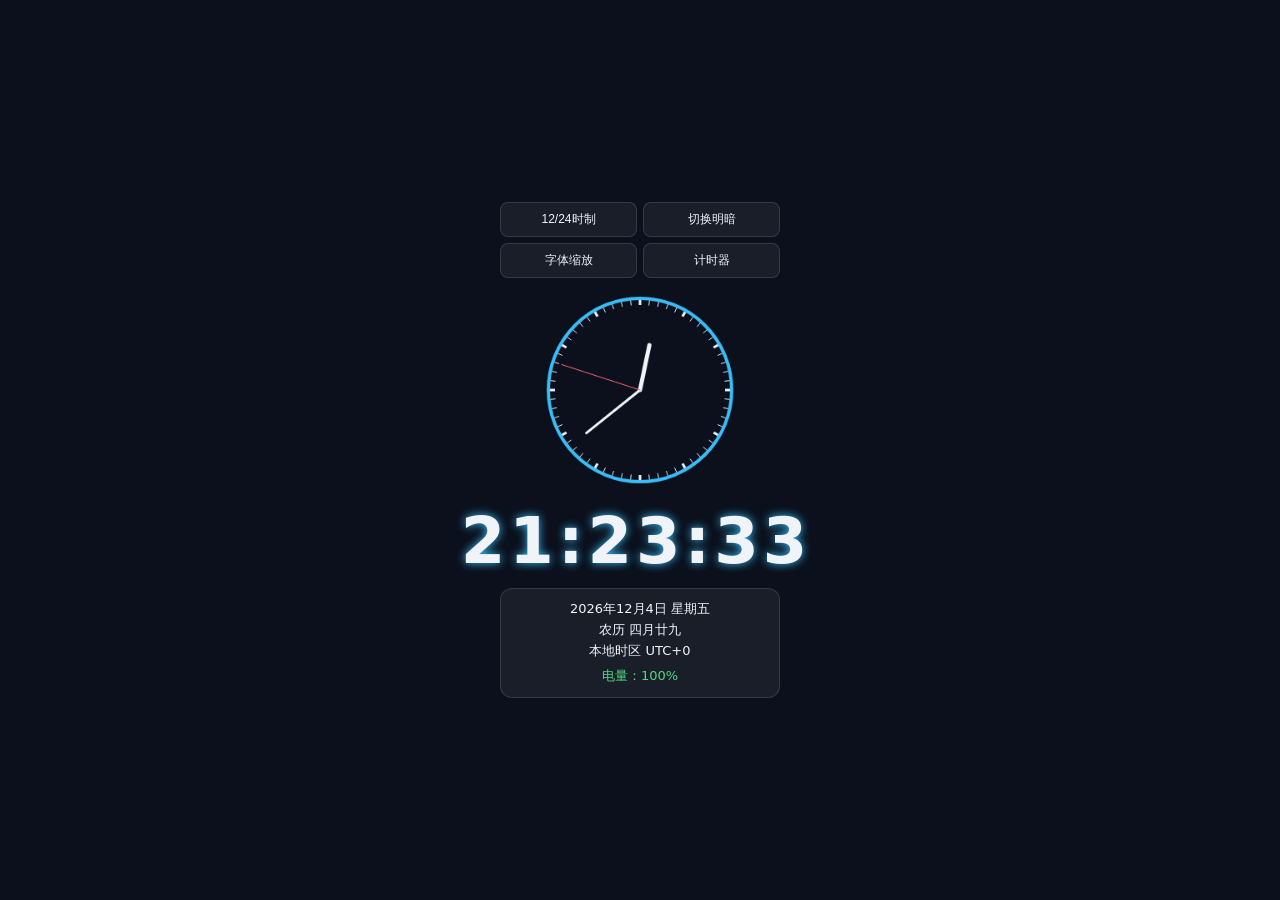
<file: index.html>
<!DOCTYPE html>
<html lang="zh-CN">
<head>
    <meta charset="UTF-8">
    <meta name="viewport" content="width=device-width, initial-scale=1.0, maximum-scale=1.0, user-scalable=no">
    <title>手表专用时钟</title>
    <style>
* {
    margin: 0;
    padding: 0;
    box-sizing: border-box;
}

:root {
    --bg-main: #0b101c;
    --text-color: #f0f4f8;
    --glass-bg: rgba(255,255,255,0.06);
    --border-color: rgba(255,255,255,0.12);
    --accent: #38bdf8;
}
body.light {
    --bg-main: #f3f6fa;
    --text-color: #121a29;
    --glass-bg: rgba(0,0,0,0.04);
    --border-color: rgba(0,0,0,0.1);
    --accent: #0284c7;
}

body {
    min-height: 100vh;
    background: var(--bg-main);
    color: var(--text-color);
    font-family: system-ui, sans-serif;
    display: flex;
    justify-content: center;
    align-items: center;
    padding: 8px;
    transition: background 0.3s, color 0.3s;
}
.container {
    width: 100%;
    max-width: 280px;
    text-align: center;
}

.control-panel {
    display: grid;
    grid-template-columns: 1fr 1fr;
    gap: 6px;
    margin-bottom: 12px;
}
.control-panel button {
    background: var(--glass-bg);
    border: 1px solid var(--border-color);
    color: var(--text-color);
    border-radius: 8px;
    padding: 8px 2px;
    font-size: 12px;
    pointer-events: auto;
}

.clock-canvas-box {
    margin: 10px auto;
}
#clockCanvas {
    width: 200px;
    height: 200px;
}

.digital-clock {
    display: flex;
    align-items: center;
    justify-content: center;
    gap: 8px;
    margin: 10px 0;
}
.time {
    font-size: clamp(2rem,12vw,4rem);
    letter-spacing: 4px;
    font-weight: bold;
    text-shadow: 0 0 10px var(--accent);
    transition: transform 0.2s;
}
.ampm {
    font-size: 1rem;
    color: var(--accent);
}

.info-panel {
    background: var(--glass-bg);
    border: 1px solid var(--border-color);
    border-radius: 12px;
    padding: 10px 6px;
    font-size: 13px;
    line-height: 1.6;
}
#batteryShow {
    margin-top: 4px;
    color: #4ade80;
}

.timer-modal {
    position: fixed;
    inset: 0;
    background: rgba(0,0,0,0.85);
    display: none !important;
    align-items: center;
    justify-content: center;
    z-index: 999;
}
.timer-modal.show {
    display: flex !important;
}
.timer-box {
    background: var(--bg-main);
    padding: 24px 16px;
    border-radius: 16px;
    border: 1px solid var(--border-color);
}
#timerText {
    font-size: 3rem;
    margin-bottom: 16px;
}
.timer-btns {
    display: flex;
    gap: 6px;
    justify-content: center;
}
.timer-btns button {
    padding: 6px 10px;
    border-radius: 6px;
    border: none;
    pointer-events: auto;
}

@media (max-width:220px) {
    .control-panel {
        grid-template-columns: 1fr;
    }
    #clockCanvas {
        width: 160px;
        height: 160px;
    }
}
    </style>
</head>
<body>
<div class="container">
    <div class="control-panel">
        <button id="mode12">12/24时制</button>
        <button id="themeBtn">切换明暗</button>
        <button id="sizeBtn">字体缩放</button>
        <button id="timerBtn">计时器</button>
    </div>

    <div class="clock-canvas-box">
        <canvas id="clockCanvas" width="240" height="240"></canvas>
    </div>

    <div class="digital-clock">
        <div id="timeShow" class="time">00:00:00</div>
        <div id="ampm" class="ampm"></div>
    </div>

    <div class="info-panel">
        <div id="dateShow"></div>
        <div id="lunarShow"></div>
        <div id="zoneShow"></div>
        <div id="batteryShow">电量：100%</div>
    </div>

    <div class="timer-modal" id="timerModal">
        <div class="timer-box">
            <div id="timerText">00:00</div>
            <div class="timer-btns">
                <button id="startTimer">开始</button>
                <button id="resetTimer">重置</button>
                <button id="closeTimer">关闭</button>
            </div>
        </div>
    </div>
</div>

<script>
document.addEventListener('DOMContentLoaded', function () {
    const defaultState = {
        is12h: false,
        lightMode: false,
        fontSizeLevel: 0,
        timerRunning: false,
        timerSeconds: 0,
        timerInterval: null
    };
    const saveKey = "watchClockConfig";
    let state = { ...defaultState };

    try {
        const savedData = localStorage.getItem(saveKey);
        if (savedData) {
            const parseResult = JSON.parse(savedData);
            state = Object.assign({}, defaultState, parseResult);
        }
    } catch (err) {
        localStorage.removeItem(saveKey);
    }

    const timeShow = document.getElementById("timeShow");
    const ampmDom = document.getElementById("ampm");
    const dateShow = document.getElementById("dateShow");
    const lunarShow = document.getElementById("lunarShow");
    const zoneShow = document.getElementById("zoneShow");
    const batteryShow = document.getElementById("batteryShow");
    const canvas = document.getElementById("clockCanvas");
    const ctx = canvas.getContext("2d");

    const btn12 = document.getElementById("mode12");
    const themeBtn = document.getElementById("themeBtn");
    const sizeBtn = document.getElementById("sizeBtn");
    const timerBtn = document.getElementById("timerBtn");
    const timerModal = document.getElementById("timerModal");
    const timerText = document.getElementById("timerText");
    const startTimer = document.getElementById("startTimer");
    const resetTimer = document.getElementById("resetTimer");
    const closeTimer = document.getElementById("closeTimer");

    const weekText = ["日", "一", "二", "三", "四", "五", "六"];
    const lunarMonth = ["正月", "二月", "三月", "四月", "五月", "六月", "七月", "八月", "九月", "十月", "冬月", "腊月"];
    const lunarDay = ["初一", "初二", "初三", "初四", "初五", "初六", "初七", "初八", "初九", "初十", "十一", "十二", "十三", "十四", "十五", "十六", "十七", "十八", "十九", "二十", "廿一", "廿二", "廿三", "廿四", "廿五", "廿六", "廿七", "廿八", "廿九", "三十"];

    function saveConfig() {
        try {
            localStorage.setItem(saveKey, JSON.stringify(state));
        } catch (e) {}
    }

    function applyTheme() {
        state.lightMode ? document.body.classList.add("light") : document.body.classList.remove("light");
    }
    applyTheme();

    themeBtn.addEventListener("click", () => {
        state.lightMode = !state.lightMode;
        applyTheme();
        saveConfig();
    });

    sizeBtn.addEventListener("click", () => {
        state.fontSizeLevel = (state.fontSizeLevel + 1) % 3;
        const scaleList = [1, 1.3, 1.6];
        document.querySelector(".time").style.transform = `scale(${scaleList[state.fontSizeLevel]})`;
        saveConfig();
    });

    btn12.addEventListener("click", () => {
        state.is12h = !state.is12h;
        saveConfig();
    });

    timerBtn.addEventListener("click", () => timerModal.classList.add("show"));
    closeTimer.addEventListener("click", () => timerModal.classList.remove("show"));

    startTimer.addEventListener("click", () => {
        if (state.timerRunning) return;
        state.timerRunning = true;
        state.timerInterval = setInterval(() => {
            state.timerSeconds++;
            const minStr = String(Math.floor(state.timerSeconds / 60)).padStart(2, "0");
            const secStr = String(state.timerSeconds % 60).padStart(2, "0");
            timerText.innerText = `${minStr}:${secStr}`;
        }, 1000);
    });

    resetTimer.addEventListener("click", () => {
        clearInterval(state.timerInterval);
        state.timerRunning = false;
        state.timerSeconds = 0;
        timerText.innerText = "00:00";
    });

    function getLunar(year, month, day) {
        const baseDate = new Date(2000, 0, 1);
        const targetDate = new Date(year, month - 1, day);
        const dayDiff = Math.floor((targetDate - baseDate) / (1000 * 60 * 60 * 24));
        const totalDays = dayDiff + 4;
        const mIdx = Math.floor(totalDays / 30) % 12;
        const dIdx = totalDays % 30;
        return lunarMonth[mIdx] + lunarDay[dIdx];
    }

    function updateBattery() {
        let batNum = parseInt(batteryShow.innerText.replace(/[^\d]/g, "")) || 100;
        if (Math.random() > 0.96 && batNum > 1) batNum--;
        batteryShow.innerText = `电量：${batNum}%`;
        batteryShow.style.color = batNum < 20 ? "#ef4444" : "#4ade80";
    }

    function getThemeColorCache() {
        const rootStyle = getComputedStyle(document.documentElement);
        return {
            accent: rootStyle.getPropertyValue("--accent").trim(),
            text: rootStyle.getPropertyValue("--text-color").trim()
        };
    }

    function drawClock(hour, min, sec) {
        const canvasW = canvas.width;
        const canvasH = canvas.height;
        const radius = canvasW / 2 - 10;
        const color = getThemeColorCache();
        ctx.clearRect(0, 0, canvasW, canvasH);

        ctx.beginPath();
        ctx.arc(canvasW / 2, canvasH / 2, radius, 0, Math.PI * 2);
        ctx.strokeStyle = color.accent;
        ctx.lineWidth = 4;
        ctx.stroke();

        for (let i = 0; i < 60; i++) {
            const rad = i * Math.PI / 30;
            const x1 = canvasW / 2 + Math.cos(rad) * (radius - 8);
            const y1 = canvasH / 2 + Math.sin(rad) * (radius - 8);
            const x2 = canvasW / 2 + Math.cos(rad) * (radius - 2);
            const y2 = canvasH / 2 + Math.sin(rad) * (radius - 2);
            ctx.beginPath();
            ctx.moveTo(x1, y1);
            ctx.lineTo(x2, y2);
            ctx.lineWidth = i % 5 === 0 ? 3 : 1;
            ctx.strokeStyle = color.text;
            ctx.stroke();
        }

        const hourRad = (hour % 12) * Math.PI / 6 + min * Math.PI / 360 + sec * Math.PI / 21600;
        drawHandLine(canvasW / 2, canvasH / 2, hourRad, radius * 0.5, 5, color.text);
        const minRad = min * Math.PI / 30 + sec * Math.PI / 1800;
        drawHandLine(canvasW / 2, canvasH / 2, minRad, radius * 0.75, 3, color.text);
        const secRad = sec * Math.PI / 30;
        drawHandLine(canvasW / 2, canvasH / 2, secRad, radius * 0.9, 1, "#f87171");
    }

    function drawHandLine(x, y, rad, length, width, color) {
        ctx.beginPath();
        ctx.moveTo(x, y);
        const endX = x + Math.cos(rad) * length;
        const endY = y + Math.sin(rad) * length;
        ctx.lineTo(endX, endY);
        ctx.lineWidth = width;
        ctx.strokeStyle = color;
        ctx.lineCap = "round";
        ctx.stroke();
    }

    function updateClock() {
        try {
            const now = new Date();
            let hours = now.getHours();
            const minutes = now.getMinutes();
            const seconds = now.getSeconds();

            let ampmText = "";
            if (state.is12h) {
                ampmText = hours >= 12 ? "PM" : "AM";
                hours = hours % 12 || 12;
            }
            ampmDom.innerText = ampmText;
            const hStr = String(hours).padStart(2, "0");
            const mStr = String(minutes).padStart(2, "0");
            const sStr = String(seconds).padStart(2, "0");
            timeShow.innerText = `${hStr}:${mStr}:${sStr}`;

            const y = now.getFullYear();
            const m = now.getMonth() + 1;
            const d = now.getDate();
            const weekIdx = now.getDay();
            dateShow.innerText = `${y}年${m}月${d}日 星期${weekText[weekIdx]}`;
            lunarShow.innerText = "农历 " + getLunar(y, m, d);

            const timeZone = -now.getTimezoneOffset() / 60;
            zoneShow.innerText = `本地时区 UTC${timeZone >= 0 ? "+" : ""}${timeZone}`;

            drawClock(now.getHours(), minutes, seconds);
        } catch (error) {}
    }

    updateClock();
    updateBattery();
    setInterval(updateClock, 1000);
    setInterval(updateBattery, 30000);
});
</script>
</body>
</html>
</file>
